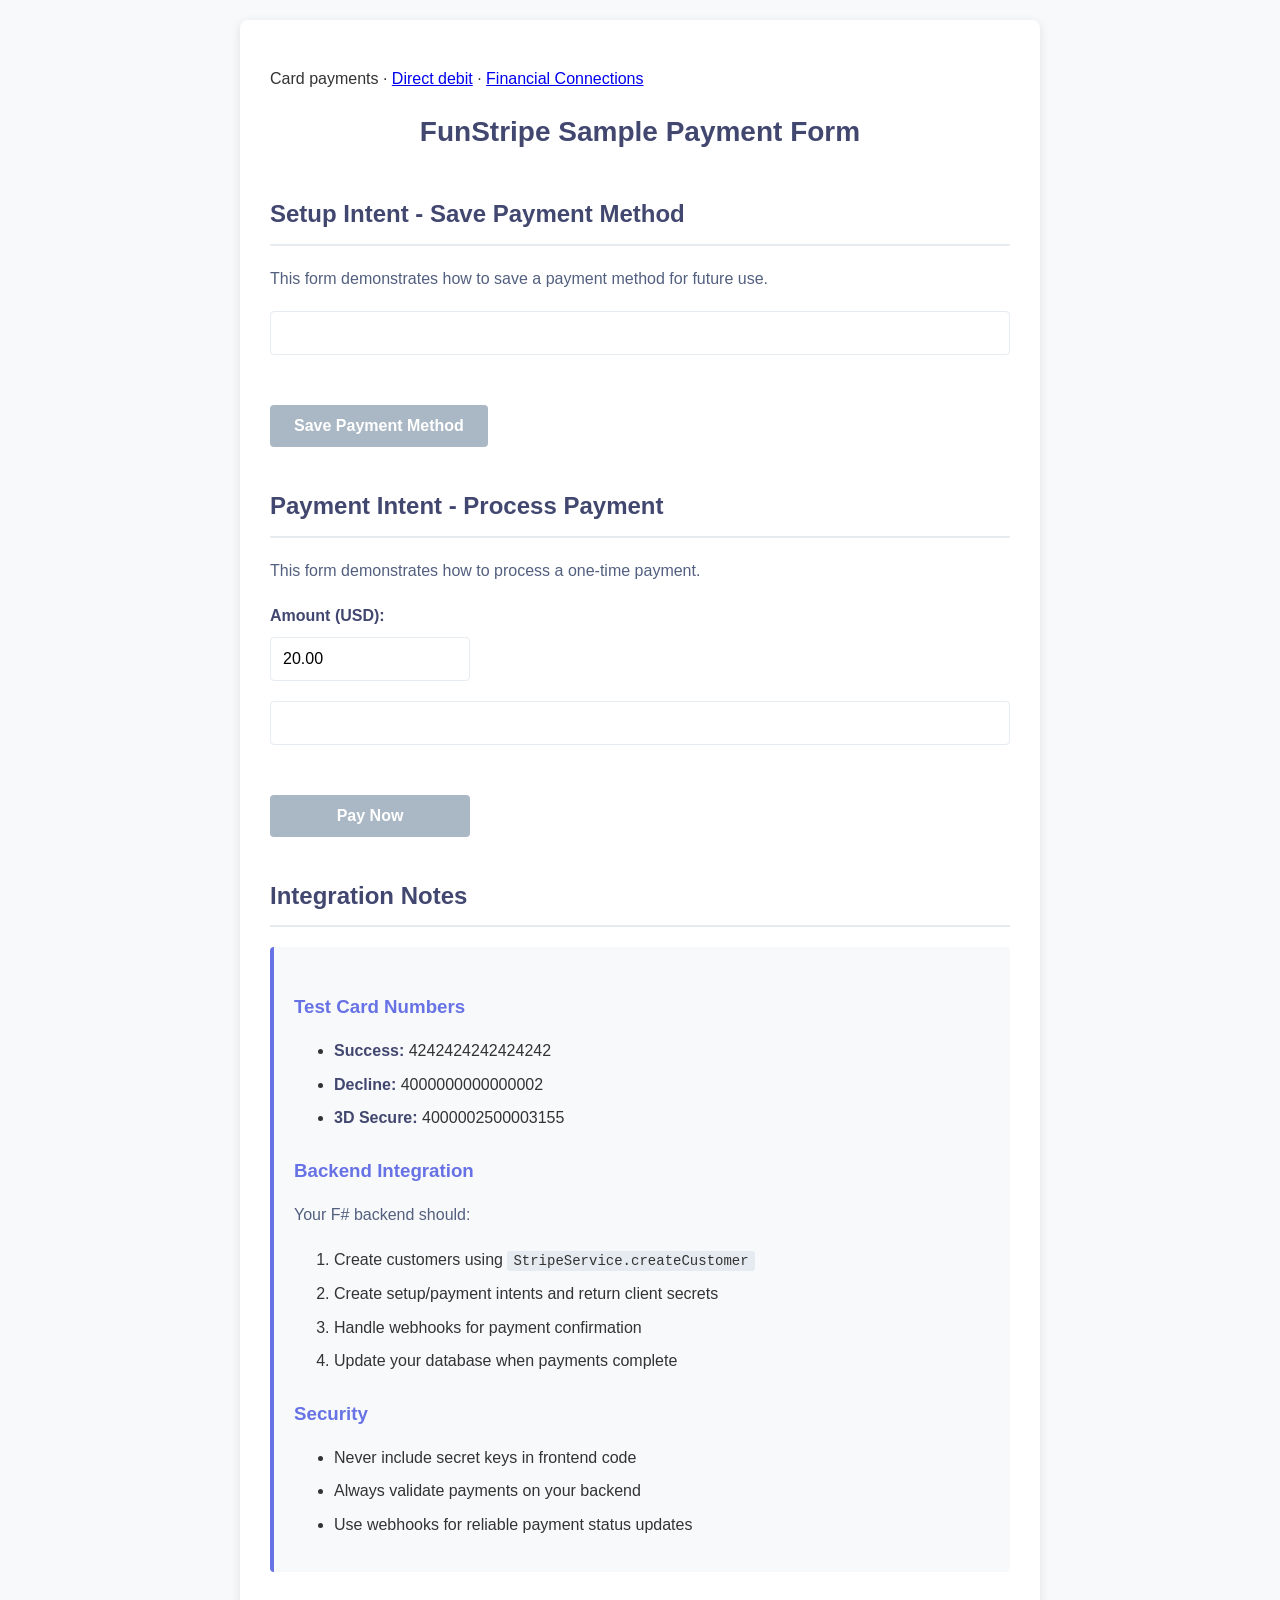
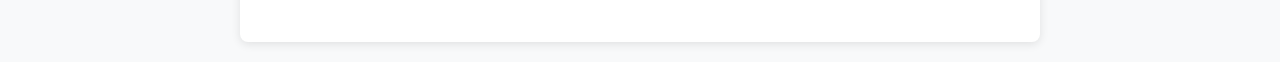
<file: frontend/index.html>
<!DOCTYPE html>
<html lang="en">
<head>
    <meta charset="UTF-8">
    <meta name="viewport" content="width=device-width, initial-scale=1.0">
    <title>FunStripe Sample - Payment Form</title>
    <script src="https://js.stripe.com/v3/"></script>
    <link rel="stylesheet" href="styles.css">
</head>
<body>
    <div class="container">
        <p>Card payments · <a href="direct-debit.html">Direct debit</a> · <a href="financial-connections.html">Financial Connections</a></p>
        <h1>FunStripe Sample Payment Form</h1>
        
        <div class="section">
            <h2>Setup Intent - Save Payment Method</h2>
            <p>This form demonstrates how to save a payment method for future use.</p>
            
            <form id="setup-form">
                <div id="setup-card-element">
                    <!-- Stripe Elements will create form elements here -->
                </div>
                <div id="setup-card-errors" role="alert"></div>
                <button type="submit" id="setup-submit" disabled>Save Payment Method</button>
            </form>
            
            <div id="setup-result" class="result hidden"></div>
        </div>

        <div class="section">
            <h2>Payment Intent - Process Payment</h2>
            <p>This form demonstrates how to process a one-time payment.</p>
            
            <div class="payment-amount">
                <label for="amount">Amount (USD):</label>
                <input type="number" id="amount" value="20.00" step="0.01" min="0.50">
            </div>
            
            <form id="payment-form">
                <div id="payment-card-element">
                    <!-- Stripe Elements will create form elements here -->
                </div>
                <div id="payment-card-errors" role="alert"></div>
                <button type="submit" id="payment-submit" disabled>Pay Now</button>
            </form>
            
            <div id="payment-result" class="result hidden"></div>
        </div>

        <div class="section">
            <h2>Integration Notes</h2>
            <div class="notes">
                <h3>Test Card Numbers</h3>
                <ul>
                    <li><strong>Success:</strong> 4242424242424242</li>
                    <li><strong>Decline:</strong> 4000000000000002</li>
                    <li><strong>3D Secure:</strong> 4000002500003155</li>
                </ul>
                
                <h3>Backend Integration</h3>
                <p>Your F# backend should:</p>
                <ol>
                    <li>Create customers using <code>StripeService.createCustomer</code></li>
                    <li>Create setup/payment intents and return client secrets</li>
                    <li>Handle webhooks for payment confirmation</li>
                    <li>Update your database when payments complete</li>
                </ol>
                
                <h3>Security</h3>
                <ul>
                    <li>Never include secret keys in frontend code</li>
                    <li>Always validate payments on your backend</li>
                    <li>Use webhooks for reliable payment status updates</li>
                </ul>
            </div>
        </div>
    </div>

    <script src="stripe-integration.js"></script>
</body>
</html>
</file>
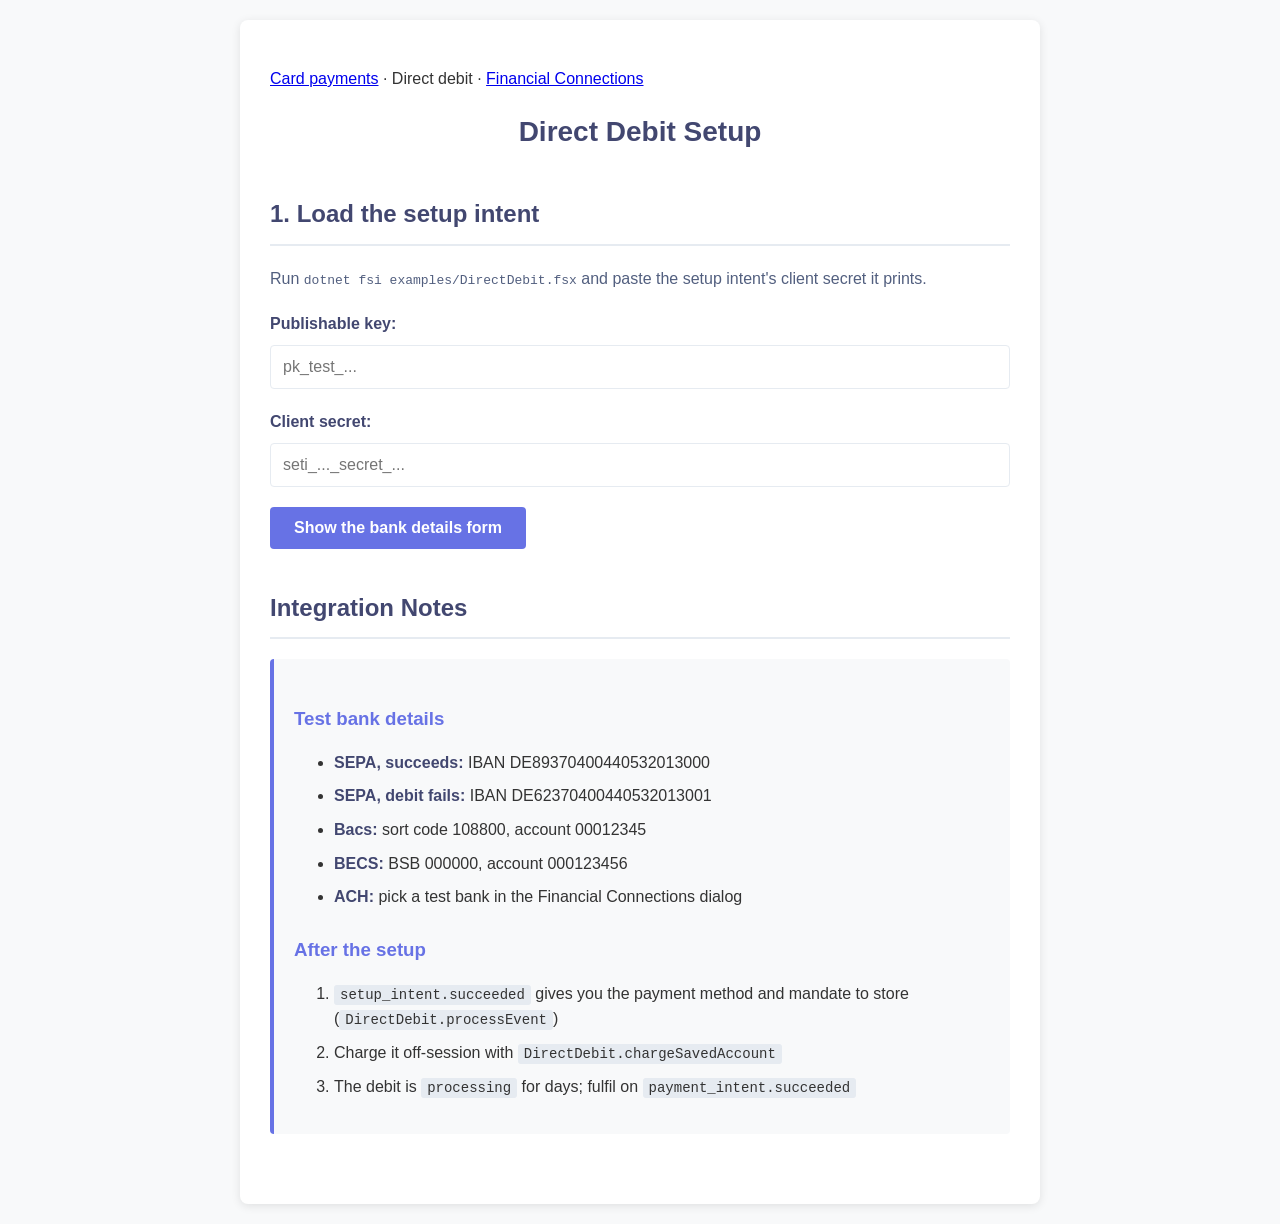
<file: frontend/direct-debit.html>
<!DOCTYPE html>
<html lang="en">
<head>
    <meta charset="UTF-8">
    <meta name="viewport" content="width=device-width, initial-scale=1.0">
    <title>FunStripe Sample - Direct Debit</title>
    <script src="https://js.stripe.com/v3/"></script>
    <link rel="stylesheet" href="styles.css">
</head>
<body>
    <div class="container">
        <p><a href="index.html">Card payments</a> · Direct debit · <a href="financial-connections.html">Financial Connections</a></p>
        <h1>Direct Debit Setup</h1>

        <div class="section">
            <h2>1. Load the setup intent</h2>
            <p>Run <code>dotnet fsi examples/DirectDebit.fsx</code> and paste the setup intent's client secret it prints.</p>
            <form id="load-form">
                <div class="payment-amount">
                    <label for="publishable-key">Publishable key:</label>
                    <input type="text" id="publishable-key" placeholder="pk_test_..." autocomplete="off">
                </div>
                <div class="payment-amount">
                    <label for="client-secret">Client secret:</label>
                    <input type="text" id="client-secret" placeholder="seti_..._secret_..." autocomplete="off">
                </div>
                <button type="submit">Show the bank details form</button>
            </form>
        </div>

        <div class="section hidden" id="setup-section">
            <h2>2. Enter the bank details and accept the mandate</h2>
            <p>The Payment Element shows the fields and the mandate text of the scheme the setup intent allows.</p>
            <form id="setup-form">
                <div id="payment-element"></div>
                <button type="submit" id="setup-submit">Save bank account</button>
            </form>
        </div>

        <div id="result" class="result hidden" role="status"></div>

        <div class="section">
            <h2>Integration Notes</h2>
            <div class="notes">
                <h3>Test bank details</h3>
                <ul>
                    <li><strong>SEPA, succeeds:</strong> IBAN DE89370400440532013000</li>
                    <li><strong>SEPA, debit fails:</strong> IBAN DE62370400440532013001</li>
                    <li><strong>Bacs:</strong> sort code 108800, account 00012345</li>
                    <li><strong>BECS:</strong> BSB 000000, account 000123456</li>
                    <li><strong>ACH:</strong> pick a test bank in the Financial Connections dialog</li>
                </ul>
                <h3>After the setup</h3>
                <ol>
                    <li><code>setup_intent.succeeded</code> gives you the payment method and mandate to store (<code>DirectDebit.processEvent</code>)</li>
                    <li>Charge it off-session with <code>DirectDebit.chargeSavedAccount</code></li>
                    <li>The debit is <code>processing</code> for days; fulfil on <code>payment_intent.succeeded</code></li>
                </ol>
            </div>
        </div>
    </div>

    <script src="use-case-common.js"></script>
    <script src="direct-debit.js"></script>
</body>
</html>
</file>
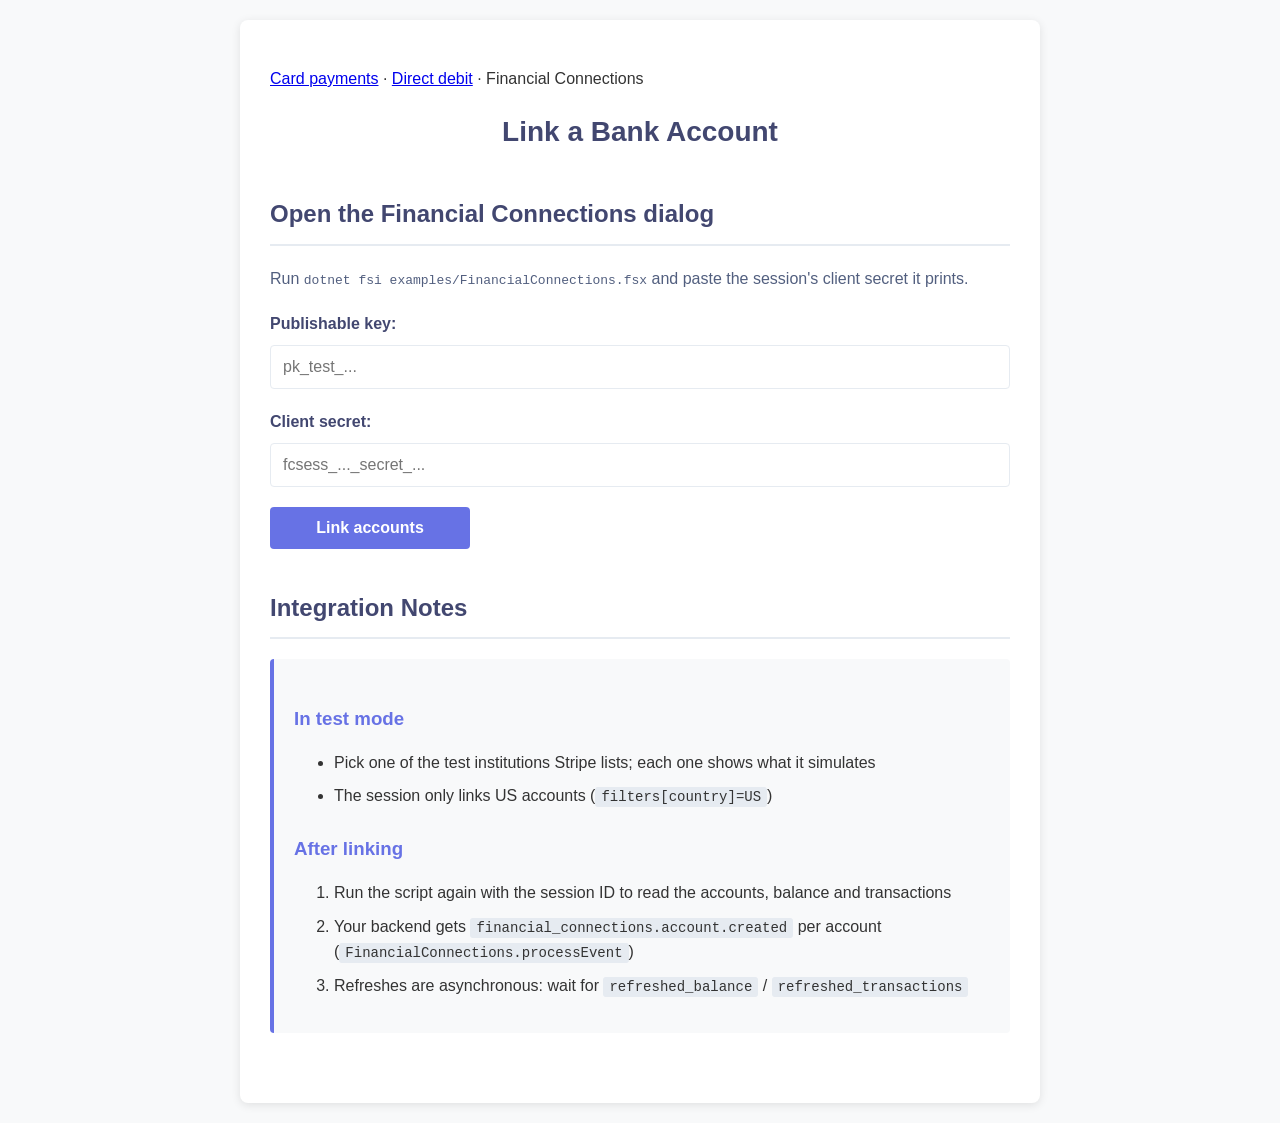
<file: frontend/financial-connections.html>
<!DOCTYPE html>
<html lang="en">
<head>
    <meta charset="UTF-8">
    <meta name="viewport" content="width=device-width, initial-scale=1.0">
    <title>FunStripe Sample - Financial Connections</title>
    <script src="https://js.stripe.com/v3/"></script>
    <link rel="stylesheet" href="styles.css">
</head>
<body>
    <div class="container">
        <p><a href="index.html">Card payments</a> · <a href="direct-debit.html">Direct debit</a> · Financial Connections</p>
        <h1>Link a Bank Account</h1>

        <div class="section">
            <h2>Open the Financial Connections dialog</h2>
            <p>Run <code>dotnet fsi examples/FinancialConnections.fsx</code> and paste the session's client secret it prints.</p>
            <form id="link-form">
                <div class="payment-amount">
                    <label for="publishable-key">Publishable key:</label>
                    <input type="text" id="publishable-key" placeholder="pk_test_..." autocomplete="off">
                </div>
                <div class="payment-amount">
                    <label for="client-secret">Client secret:</label>
                    <input type="text" id="client-secret" placeholder="fcsess_..._secret_..." autocomplete="off">
                </div>
                <button type="submit" id="link-submit">Link accounts</button>
            </form>
        </div>

        <div id="result" class="result hidden" role="status"></div>

        <div class="section">
            <h2>Integration Notes</h2>
            <div class="notes">
                <h3>In test mode</h3>
                <ul>
                    <li>Pick one of the test institutions Stripe lists; each one shows what it simulates</li>
                    <li>The session only links US accounts (<code>filters[country]=US</code>)</li>
                </ul>
                <h3>After linking</h3>
                <ol>
                    <li>Run the script again with the session ID to read the accounts, balance and transactions</li>
                    <li>Your backend gets <code>financial_connections.account.created</code> per account (<code>FinancialConnections.processEvent</code>)</li>
                    <li>Refreshes are asynchronous: wait for <code>refreshed_balance</code> / <code>refreshed_transactions</code></li>
                </ol>
            </div>
        </div>
    </div>

    <script src="use-case-common.js"></script>
    <script src="financial-connections.js"></script>
</body>
</html>
</file>
<file: frontend/styles.css>
/* FunStripe Sample Styles */

* {
    box-sizing: border-box;
}

body {
    font-family: 'Open Sans', Arial, Helvetica, sans-serif;
    margin: 0;
    padding: 20px;
    background-color: #f8f9fa;
    color: #333;
    line-height: 1.6;
}

.container {
    max-width: 800px;
    margin: 0 auto;
    background: white;
    padding: 30px;
    border-radius: 8px;
    box-shadow: 0 2px 10px rgba(0,0,0,0.1);
}

h1 {
    color: #424770;
    text-align: center;
    margin-bottom: 30px;
    font-size: 28px;
}

h2 {
    color: #424770;
    border-bottom: 2px solid #e6ebf1;
    padding-bottom: 10px;
    margin-top: 40px;
    margin-bottom: 20px;
}

h3 {
    color: #6772e5;
    margin-top: 25px;
    margin-bottom: 15px;
}

.section {
    margin-bottom: 40px;
}

.section p {
    color: #525f7f;
    margin-bottom: 20px;
}

/* Form Styles */
form {
    margin-bottom: 20px;
}

.payment-amount {
    margin-bottom: 20px;
}

.payment-amount label {
    display: block;
    margin-bottom: 8px;
    font-weight: 600;
    color: #424770;
}

.payment-amount input {
    width: 200px;
    padding: 12px;
    border: 1px solid #e6ebf1;
    border-radius: 4px;
    font-size: 16px;
}

/* Stripe Elements Container */
#setup-card-element,
#payment-card-element {
    padding: 12px;
    border: 1px solid #e6ebf1;
    border-radius: 4px;
    background: white;
    margin-bottom: 15px;
    min-height: 44px;
}

#setup-card-element:focus-within,
#payment-card-element:focus-within {
    border-color: #6772e5;
    box-shadow: 0 0 0 1px #6772e5;
}

/* Error Messages */
#setup-card-errors,
#payment-card-errors {
    color: #fa755a;
    font-size: 14px;
    margin-bottom: 15px;
    min-height: 20px;
}

/* Buttons */
button {
    background: #6772e5;
    color: white;
    border: none;
    padding: 12px 24px;
    border-radius: 4px;
    font-size: 16px;
    font-weight: 600;
    cursor: pointer;
    transition: background-color 0.2s;
    min-width: 200px;
}

button:hover:not(:disabled) {
    background: #5469d4;
}

button:disabled {
    background: #aab7c4;
    cursor: not-allowed;
}

/* Results */
.result {
    padding: 15px;
    border-radius: 4px;
    margin-top: 20px;
    font-weight: 600;
}

.result.success {
    background: #d4edda;
    color: #155724;
    border: 1px solid #c3e6cb;
}

.result.error {
    background: #f8d7da;
    color: #721c24;
    border: 1px solid #f5c6cb;
}

.result.hidden {
    display: none;
}

/* Notes Section */
.notes {
    background: #f8f9fa;
    padding: 20px;
    border-radius: 4px;
    border-left: 4px solid #6772e5;
}

.notes ul,
.notes ol {
    margin-bottom: 15px;
}

.notes li {
    margin-bottom: 8px;
}

.notes code {
    background: #e6ebf1;
    padding: 2px 6px;
    border-radius: 3px;
    font-family: 'Monaco', 'Consolas', monospace;
    font-size: 14px;
}

.notes strong {
    color: #424770;
}

/* Error Message for Configuration */
.error-message {
    text-align: center;
    color: #721c24;
    background: #f8d7da;
    padding: 40px;
    border-radius: 8px;
    border: 1px solid #f5c6cb;
}

.error-message h2 {
    color: #721c24;
    border: none;
    margin-bottom: 20px;
}

.error-message a {
    color: #6772e5;
    text-decoration: none;
}

.error-message a:hover {
    text-decoration: underline;
}

/* Responsive Design */
@media (max-width: 600px) {
    .container {
        padding: 20px;
        margin: 10px;
    }
    
    h1 {
        font-size: 24px;
    }
    
    button {
        width: 100%;
    }
    
    .payment-amount input {
        width: 100%;
    }
}

.hidden {
    display: none;
}

.payment-amount input[type="text"] {
    width: 100%;
}
</file>
